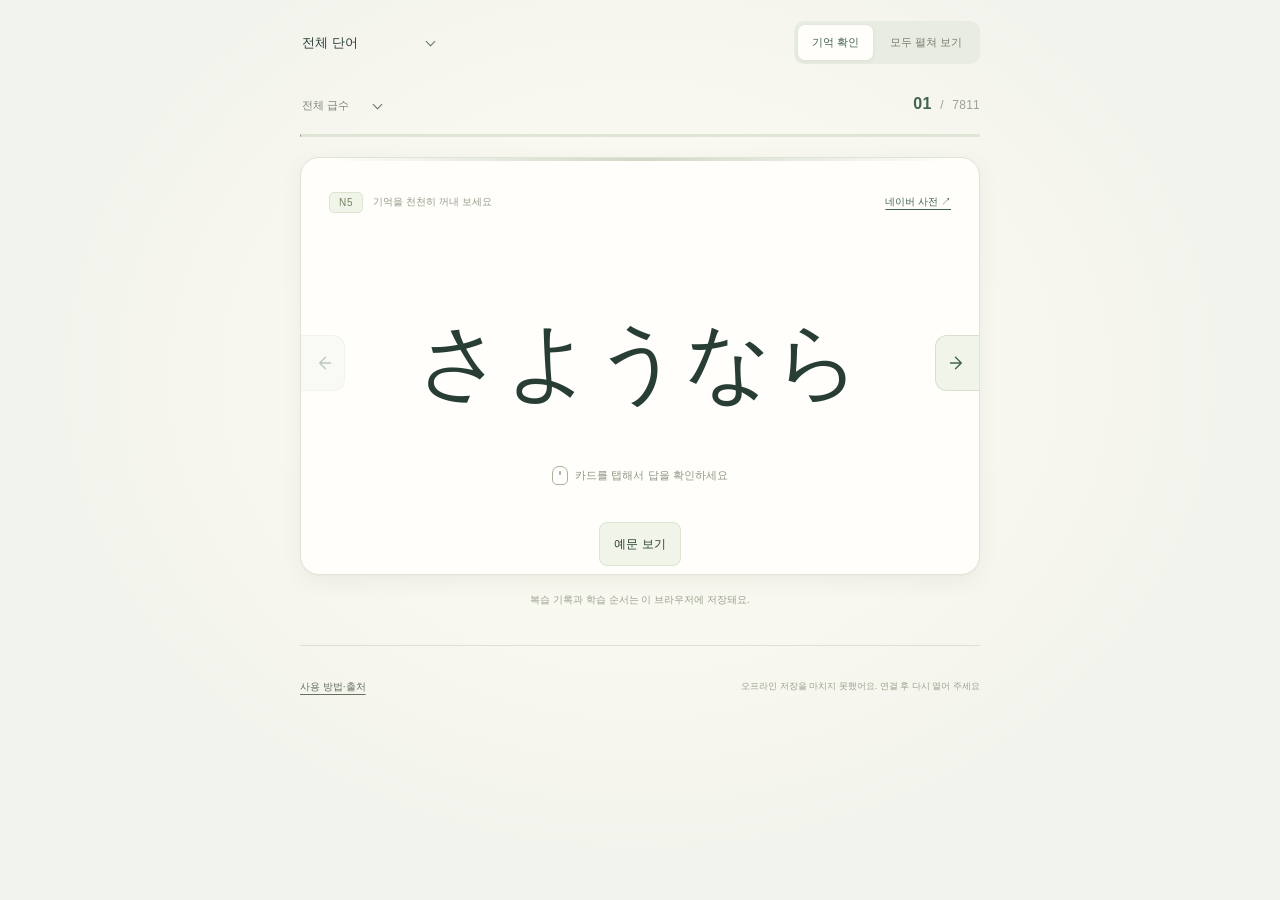
<file: index.html>
<!doctype html>
<html lang="ko">
  <head>
    <meta charset="UTF-8">
    <meta name="viewport" content="width=device-width, initial-scale=1, viewport-fit=cover">
    <meta name="theme-color" content="#f3f3ed">
    <meta name="description" content="한 번 알았던 일본어 단어를 다시 떠올리는 나만의 단어장.">
    <meta name="apple-mobile-web-app-capable" content="yes">
    <meta name="apple-mobile-web-app-status-bar-style" content="default">
    <title>ことば — 나의 일본어 단어장</title>
    <link rel="icon" href="./icon.svg" type="image/svg+xml">
    <link rel="apple-touch-icon" href="./icon-192.png">
    <link rel="manifest" href="./manifest.webmanifest">
    <link rel="stylesheet" href="./src/style.css">
    <script type="module" src="./src/app.js"></script>
  </head>
  <body>
    <svg class="svg-definitions" xmlns="http://www.w3.org/2000/svg" aria-hidden="true">
      <symbol id="i-book" viewBox="0 0 24 24"><path d="M12 5.5C9.2 3.8 5.5 3.5 2.5 4.5v14c3-1 6.7-.7 9.5 1 2.8-1.7 6.5-2 9.5-1v-14c-3-1-6.7-.7-9.5 1Zm0 0v14"/></symbol>
      <symbol id="i-arrow" viewBox="0 0 24 24"><path d="m9 5 7 7-7 7M3 12h13"/></symbol>
      <symbol id="i-check" viewBox="0 0 24 24"><path d="m5 12 4 4L19 6"/></symbol>
      <symbol id="i-translate" viewBox="0 0 24 24"><path d="M3 5h13M9 3v2M6 5c0 5 4 9 8 11M14 5c0 5-4 9-10 12m9 4 4-10 4 10m-6-4h4"/></symbol>
      <symbol id="i-close" viewBox="0 0 24 24"><path d="m6 6 12 12M6 18 18 6"/></symbol>
      <symbol id="i-spark" viewBox="0 0 24 24"><path d="m12 3 2.5 6.5L21 12l-6.5 2.5L12 21l-2.5-6.5L3 12l6.5-2.5Z"/></symbol>
    </svg>

    <main class="app-main">
      <p id="load-message" class="load-message" role="status">단어장을 펼치고 있어요…</p>
      <noscript><p>카드 복습을 사용하려면 브라우저에서 JavaScript를 켜 주세요.</p></noscript>

      <section id="review-app" aria-label="단어 복습" hidden>
        <div class="toolbar">
          <div class="filter-wrap">
            <label class="sr-only" for="filter">복습할 단어</label>
            <select id="filter">
              <option value="all">전체 단어</option>
              <option value="marked">표시한 단어</option>
              <option value="meaning">뜻이 헷갈린 단어</option>
              <option value="reading">읽기가 헷갈린 단어</option>
              <option value="unknown">모르는 단어</option>
            </select>
          </div>
          <div class="mode-switch" role="group" aria-label="카드 보기 방식">
            <button id="mode-recall" type="button" aria-pressed="true">기억 확인</button>
            <button id="mode-browse" type="button" aria-pressed="false">모두 펼쳐 보기</button>
          </div>
        </div>

        <div class="progress-row">
          <div class="filter-wrap level-filter-wrap">
            <label class="sr-only" for="level">복습할 급수</label>
            <select id="level">
              <option value="all">전체 급수</option>
              <option value="N1">N1</option>
              <option value="N2">N2</option>
              <option value="N3">N3</option>
              <option value="N4">N4</option>
              <option value="N5">N5</option>
            </select>
          </div>
          <span id="deck-label" class="sr-only">나의 일본어 단어장</span>
          <span class="counter"><strong id="position">01</strong><span> / </span><span id="total">—</span></span>
        </div>
        <progress id="progress" max="1" value="0" aria-label="현재 카드 위치"></progress>

        <article class="word-card" id="word-card">
          <div class="card-topline"><span class="level-tag" id="level-tag">—</span><span id="card-prompt">기억을 천천히 꺼내 보세요</span><a class="dictionary-link" id="dictionary-link" target="_blank" rel="noopener noreferrer">네이버 사전 ↗</a></div>
          <div class="card-face">
            <div role="button" tabindex="0" class="reveal-surface" id="reveal" aria-expanded="false" aria-label="읽는 법과 뜻 보기">
              <span class="reading answer" id="reading" lang="ja" aria-hidden="true"></span>
              <span class="word" id="word" lang="ja"></span>
              <span class="meanings answer" id="meanings" aria-hidden="true" hidden></span>
            </div>
            <nav class="card-navigation" aria-label="카드 이동" id="navigation">
              <button type="button" class="card-side-button card-previous" id="previous" aria-label="이전 단어" title="이전 단어"><svg aria-hidden="true"><use href="#i-arrow"/></svg></button>
              <button type="button" class="card-side-button card-next" id="next" aria-label="다음 단어" title="다음 단어"><span class="sr-only">다음 단어</span><svg aria-hidden="true"><use href="#i-arrow"/></svg></button>
            </nav>
          </div>
          <div class="card-action-area">
            <p id="reveal-hint" class="reveal-hint"><span class="tap-dot" aria-hidden="true"></span> 카드를 탭해서 답을 확인하세요</p>
            <div id="flags" class="flags" aria-label="복습 표시" hidden>
              <button type="button" id="flag-meaning" class="flag-button" aria-pressed="false"><svg><use href="#i-check"/></svg><span>뜻이 헷갈림</span></button>
              <button type="button" id="flag-reading" class="flag-button" aria-pressed="false"><svg><use href="#i-check"/></svg><span>읽기가 헷갈림</span></button>
              <button type="button" id="flag-unknown" class="flag-button" aria-pressed="false"><svg><use href="#i-check"/></svg><span>모르겠음</span></button>
            </div>
          </div>
          <section class="examples-section" id="examples-section" aria-label="단어 예문" hidden>
            <button type="button" class="examples-toggle" id="examples-toggle" aria-expanded="false" aria-controls="examples-list">예문 보기</button>
            <ol class="examples-list" id="examples-list" hidden></ol>
          </section>
        </article>

        <section class="message-card" id="empty-state" hidden aria-labelledby="empty-title">
          <span class="message-icon"><svg><use href="#i-book"/></svg></span>
          <h2 id="empty-title" tabindex="-1">해당하는 단어가 없어요</h2>
          <p>헷갈리는 부분이나 모르는 단어를 표시하면<br>여기서 모아 볼 수 있어요.</p>
          <button type="button" class="primary-button" id="empty-all">전체 단어 보기 <svg><use href="#i-arrow"/></svg></button>
        </section>

        <section class="message-card" id="complete-state" hidden aria-labelledby="complete-title">
          <span class="message-icon"><svg><use href="#i-spark"/></svg></span>
          <p class="eyebrow">작은 복습 하나를 마쳤어요</p>
          <h2 id="complete-title" tabindex="-1">한 바퀴 살펴봤어요.</h2>
          <p id="complete-detail"></p>
          <button type="button" class="primary-button" id="review-marked">표시한 단어 복습 <svg><use href="#i-arrow"/></svg></button>
          <button type="button" class="text-button" id="restart">처음부터 다시 보기</button>
        </section>

        <p class="save-note" id="save-note">복습 기록과 학습 순서는 이 브라우저에 저장돼요.</p>
      </section>

      <footer class="app-footer"><button type="button" class="footer-about" id="about-button">사용 방법·출처</button><span class="offline-status" id="offline-status" role="status">오프라인 준비 확인 중</span></footer>
    </main>

    <dialog id="about-dialog" aria-labelledby="about-title">
      <div class="dialog-heading"><span class="eyebrow">나의 단어장</span><button class="icon-button" id="close-about" aria-label="정보 닫기"><svg><use href="#i-close"/></svg></button></div>
      <h2 id="about-title">반가워요, 다시 만난 단어.</h2>
      <p id="dataset-info"></p>
      <p>카드 위의 급수 메뉴에서 전체 급수 또는 N1~N5 중 하나를 고를 수 있어요. 급수와 헷갈림·모르겠음 필터를 함께 적용하며, 카드 왼쪽 위에는 현재 단어의 급수가 표시돼요.</p>
      <p>전체 단어는 한 바퀴를 시작할 때 자동으로 섞여요. 앱을 닫거나 다른 급수·표시 필터를 보다가 돌아와도 같은 순서와 위치로 이어져요. 한 바퀴를 마친 뒤 ‘새 순서로 한 바퀴 더’를 누르면 다시 섞어요. 표시한 단어를 모아 볼 때는 원본 목록 순서로 보여요.</p>
      <p>단어를 떠올린 뒤 카드를 탭해 답을 확인하세요. 뜻과 읽기의 헷갈림은 따로 표시할 수 있어요. 단어 자체가 낯설고 뜻과 읽는 법이 모두 기억나지 않으면 ‘모르겠음’을 표시하세요. 표시 없이 넘긴 단어를 외운 단어로 처리하지 않아요.</p>
      <p>카드 양옆의 화살표로 이전·다음 단어로 이동해요. 마지막 단어의 오른쪽 화살표는 복습을 마쳐요. 키보드에서는 좌우 방향키로 이동하고 Space로 답을 확인할 수 있어요.</p>
      <p>‘예문 보기’를 누르면 답을 공개하지 않고 일본어 예문을 볼 수 있어요. 답을 공개하거나 ‘모두 펼쳐 보기’를 선택하면 예문과 원본 영어 번역도 함께 보여요. 예문이 없는 단어에는 버튼이 표시되지 않아요.</p>
      <p>예문도 길게 눌러 선택·복사할 수 있어요. 예문 오른쪽 번역 아이콘을 누르면 일본어 문장이 입력된 파파고를 새 탭에서 열어요. 파파고 번역에는 인터넷 연결이 필요해요.</p>
      <p>단어를 길게 누르면 선택해서 복사할 수 있어요. 카드 위의 ‘네이버 사전’을 누르면 현재 단어를 새 탭에서 검색해요. 사전 검색에는 인터넷 연결이 필요해요.</p>
      <h3>iPhone에서 사용하기</h3>
      <p>HTTPS 주소로 접속한 뒤 Safari의 공유 메뉴에서 ‘홈 화면에 추가’를 선택하세요. ‘오프라인 사용 준비 완료’가 표시되면 저장된 단어로 인터넷 없이 복습할 수 있어요.</p>
      <p>복습 기록은 현재 브라우저에 저장돼요. 사이트 데이터를 삭제하면 기록도 지워지며, 다른 기기로 자동 동기화되지는 않아요.</p>
      <h3>단어 데이터 출처</h3>
      <p>OpenJLPT · JMdict / KANJIDIC2 (EDRDG) · Jonathan Waller · Tatoeba. 한국어 뜻은 핵심 의미를 확인해 별도로 작성했어요. JLPT 급수는 학습용 비공식 분류예요.</p>
      <div class="source-links"><a href="./data/NOTICE.md" target="_blank" rel="noopener">출처 고지</a><a href="./data/LICENSE" target="_blank" rel="noopener">CC BY-SA 4.0</a></div>
    </dialog>
    <p class="sr-only" aria-live="polite" id="announcement"></p>
  </body>
</html>
</file>
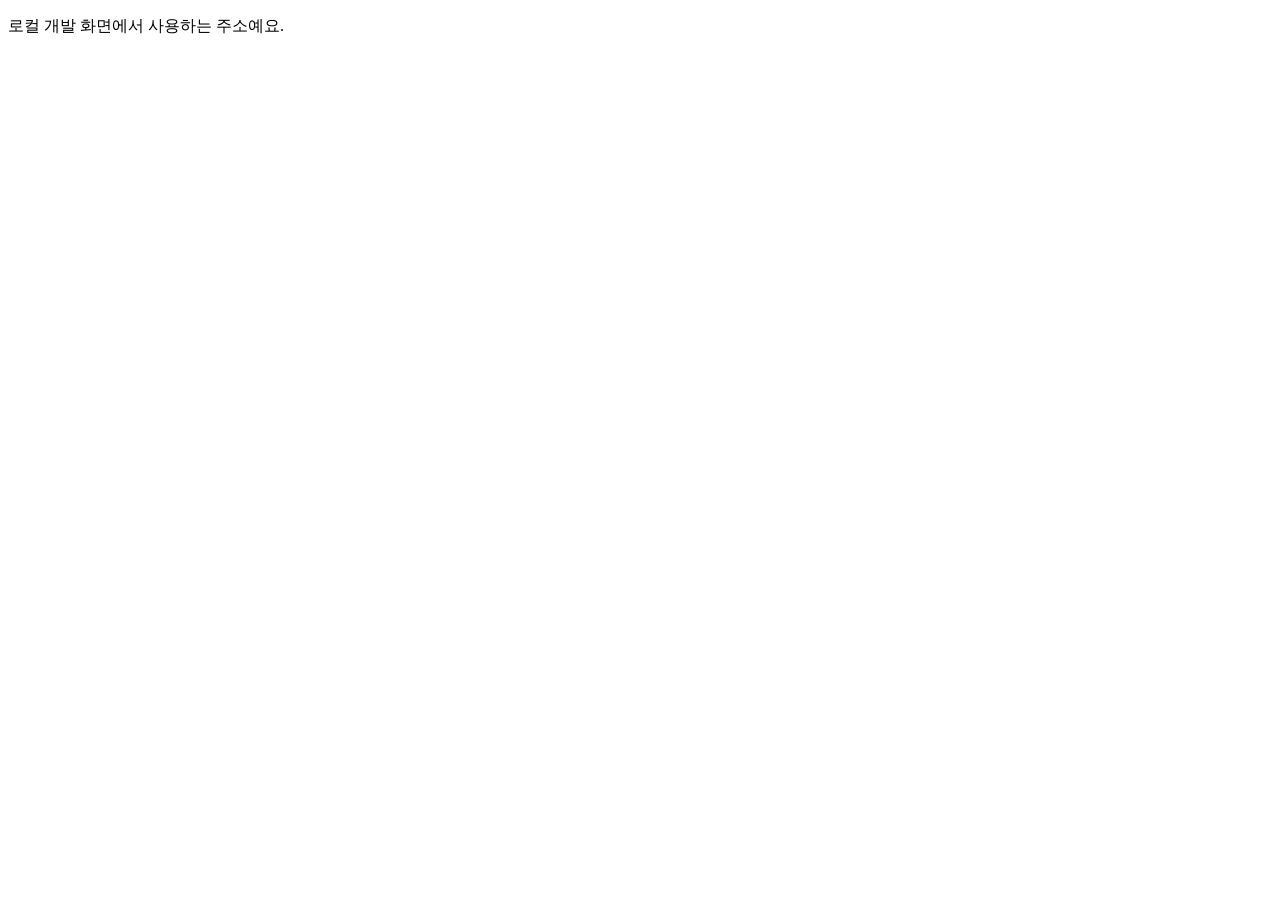
<file: refresh.html>
<!doctype html>
<html lang="ko">
  <meta charset="utf-8">
  <meta name="viewport" content="width=device-width, initial-scale=1">
  <title>최신 단어장 열기</title>
  <p id="status" role="status">복습 기록을 유지하면서 최신 화면을 열고 있어요…</p>
  <script>
    (async () => {
      const status = document.getElementById('status');
      const home = new URL('./', location.href);
      if (!['localhost', '127.0.0.1', '[::1]'].includes(home.hostname)) {
        status.textContent = '로컬 개발 화면에서 사용하는 주소예요.';
        return;
      }
      try {
        const workerUrl = new URL('sw.js', home).href;
        const registrations = await navigator.serviceWorker?.getRegistrations() ?? [];
        for (const registration of registrations) {
          const ownWorker = [registration.active, registration.waiting, registration.installing]
            .some(worker => worker?.scriptURL === workerUrl);
          if (registration.scope === home.href && ownWorker) await registration.unregister();
        }
        const prefix = 'jlpt-wordbook-app-' + encodeURIComponent(home.pathname) + '-';
        if ('caches' in window) {
          for (const name of await caches.keys()) {
            if (name.startsWith(prefix)) await caches.delete(name);
          }
        }
        location.replace(new URL('?dev=1', home).href);
      } catch {
        status.textContent = '화면 갱신을 마치지 못했어요. 단어장 탭을 닫고 이 주소를 다시 열어 주세요.';
      }
    })();
  </script>
</html>
</file>
<file: src/style.css>
@charset "UTF-8";
:root {
  color-scheme: light;
  --paper: #f3f3ed;
  --card: #fffefa;
  --ink: #283e35;
  --muted: #647360;
  --green: #41624f;
  --line: #dce1d6;
  font-family: -apple-system, BlinkMacSystemFont, "Apple SD Gothic Neo", "Malgun Gothic", sans-serif;
  color: var(--ink);
  background: var(--paper);
  font-synthesis: none;
  -webkit-text-size-adjust: 100%;
}
* { box-sizing: border-box; }
[hidden] { display: none !important; }
body { margin: 0; min-width: 320px; min-height: 100svh; background: radial-gradient(ellipse at 50% 42%, #fffdf4 0, transparent 66%); }
button, select { font: inherit; color: inherit; }
button, a, select { -webkit-tap-highlight-color: transparent; touch-action: manipulation; }
button { cursor: pointer; }
button:disabled { cursor: default; opacity: .35; }
button, select { min-height: 44px; }
button:focus-visible, a:focus-visible, select:focus-visible, [role="button"]:focus-visible { outline: 3px solid #82a48b; outline-offset: 4px; }
a { color: var(--green); text-underline-offset: 4px; }
svg { width: 22px; height: 22px; fill: none; stroke: currentColor; stroke-width: 1.6; stroke-linecap: round; stroke-linejoin: round; flex-shrink: 0; }
.svg-definitions { position: absolute; width: 0; height: 0; overflow: hidden; }
.icon-button { border: 1px solid transparent; border-radius: 50%; width: 44px; height: 44px; display: grid; place-items: center; background: transparent; color: #788475; }
.icon-button:hover { background: #e6eadf; color: var(--green); }
.app-main { width: min(100% - 48px, 680px); margin: 0 auto; padding: max(20px, env(safe-area-inset-top)) 0 max(22px, env(safe-area-inset-bottom)); }
.eyebrow { font-size: 11px; letter-spacing: .11em; color: #7a846f; display: inline-flex; align-items: center; gap: 7px; }
.toolbar { display: flex; justify-content: space-between; align-items: center; gap: 12px; margin-bottom: 23px; }
.filter-wrap { position: relative; max-width: 45%; }
.filter-wrap::after { content: ''; pointer-events: none; position: absolute; right: 9px; top: 18px; width: 6px; height: 6px; border-right: 1.5px solid; border-bottom: 1.5px solid; transform: rotate(45deg); color: var(--muted); }
select { appearance: none; background: transparent; padding: 0 29px 0 2px; border: 0; border-radius: 5px; width: 100%; font-size: 13px; font-weight: 550; text-overflow: ellipsis; cursor: pointer; }
.mode-switch { display: flex; padding: 4px; background: #e8ece2; border-radius: 10px; gap: 3px; }
.mode-switch button { min-height: 35px; padding: 0 14px; border: 0; background: transparent; border-radius: 7px; font-size: 11px; color: #788171; white-space: nowrap; transition: background .18s, color .18s; }
.mode-switch button[aria-pressed="true"] { background: var(--card); color: var(--green); box-shadow: 0 1px 4px #243d2410; font-weight: 600; }
.progress-row { display: flex; justify-content: space-between; align-items: baseline; color: #7c8478; font-size: 11px; letter-spacing: .015em; margin-bottom: 11px; }
.level-filter-wrap { min-width: 90px; }
.level-filter-wrap select { min-height: 36px; font-size: 11px; }
.level-filter-wrap::after { top: 14px; }
.counter { font-variant-numeric: tabular-nums; letter-spacing: .02em; color: #9ca391; font-size: 12px; }
.counter strong { color: var(--green); font-size: 16px; font-weight: 550; }
.counter > span:first-of-type { margin: 0 5px; }
progress { display: block; appearance: none; width: 100%; height: 3px; border: 0; border-radius: 3px; overflow: hidden; background: #dfe4d7; color: #829775; margin-bottom: 20px; }
progress::-webkit-progress-bar { background: #dfe4d7; }
progress::-webkit-progress-value { background: #829775; border-radius: 3px; transition: width .25s; }
progress::-moz-progress-bar { background: #829775; }
.word-card { --card-inset: 28px; --reveal-top: 38px; --reading-height: 32px; --word-height: 137px; position: relative; background: var(--card); border: 1px solid #e0e4d8; border-radius: 19px; box-shadow: 0 7px 22px #2c3d2910, 0 1px 2px #2c3d2905; padding: 22px var(--card-inset) 0; overflow: hidden; }
.word-card::before { content: ''; height: 3px; position: absolute; top: 0; left: 28px; right: 28px; background: linear-gradient(90deg, transparent, #96a78570, transparent); }
.card-topline { display: flex; align-items: center; gap: 10px; min-height: 25px; font-size: 10px; color: #949b89; }
.level-tag { border: 1px solid #dce5d2; color: #71835e; background: #f1f5e9; font-size: 10px; padding: 4px 9px; border-radius: 5px; letter-spacing: .08em; }
.dictionary-link { margin-left: auto; flex-shrink: 0; display: inline-flex; align-items: center; min-height: 44px; font-size: 10px; white-space: nowrap; }
.card-face { position: relative; }
.reveal-surface { display: flex; flex-direction: column; align-items: center; width: 100%; padding: var(--reveal-top) 0 12px; background: transparent; border: 0; border-radius: 10px; color: var(--ink); text-align: center; cursor: pointer; touch-action: manipulation; }
.reveal-surface[aria-disabled="true"] { cursor: default; }
.reading { display: block; width: 100%; height: var(--reading-height); font-size: 18px; line-height: 1.5; letter-spacing: .12em; font-weight: 400; color: #647756; }
.word { display: flex; align-items: center; justify-content: center; width: 100%; height: var(--word-height); padding-inline: 32px; font-family: "Hiragino Mincho ProN", "Yu Mincho", "Noto Serif CJK JP", serif; font-weight: 500; font-size: clamp(24px, calc((70vw - 64px) / var(--word-length, 3)), 85px); letter-spacing: .025em; white-space: nowrap; }
.word-long { font-size: clamp(23px, 4.8vw, 48px); letter-spacing: 0; white-space: normal; overflow-wrap: anywhere; line-height: 1.25; }
.word { -webkit-user-select: text; user-select: text; -webkit-touch-callout: default; cursor: text; }
.meanings { width: 100%; display: flex; justify-content: center; flex-wrap: wrap; align-content: center; align-items: center; gap: 4px 0; min-height: 80px; line-height: 1.75; font-size: 16px; font-weight: 400; color: #52624e; letter-spacing: -.035em; padding: 6px 0; }
.meanings span { max-width: 100%; word-break: keep-all; overflow-wrap: anywhere; }
.meanings span + span::before { content: '·'; color: #acb39f; margin: 0 10px; }
.answer { visibility: hidden; opacity: 0; }
.is-revealed .answer { visibility: visible; opacity: 1; transition: opacity .2s; }
.examples-section { padding-bottom: 8px; }
.examples-toggle { display: block; margin: 0 auto; padding: 0 14px; border: 1px solid #dce5d2; border-radius: 8px; background: #f1f5e9; font-size: 12px; }
.examples-toggle[aria-expanded="true"] { background: transparent; }
.examples-list { margin: 14px 0 4px; padding: 0; list-style: none; }
.examples-list li { padding: 14px 0; border-top: 1px solid #e6eadf; overflow-wrap: anywhere; }
.example-ja-row { display: grid; grid-template-columns: minmax(0, 1fr) 44px; align-items: start; gap: 8px; }
.example-ja { margin: 0; font-size: 16px; line-height: 1.85; }
.example-en { margin: 6px 0 0; color: var(--muted); font-size: 12px; line-height: 1.65; }
.example-ja, .example-en { -webkit-user-select: text; user-select: text; -webkit-touch-callout: default; cursor: text; }
.example-translate { display: inline-flex; align-items: center; justify-content: center; width: 44px; min-height: 44px; border-radius: 8px; color: var(--green); }
.example-translate svg { width: 19px; height: 19px; }
.example-translate:hover { background: #eaf0df; }
.card-action-area { height: 79px; display: grid; align-items: center; padding-bottom: 14px; }
.reveal-hint { display: flex; align-items: center; justify-content: center; gap: 7px; font-size: 11px; color: #8f9784; margin: 0; }
.tap-dot { width: 16px; height: 19px; border: 1px solid #a8b39a; border-radius: 7px 7px 5px 5px; position: relative; }
.tap-dot::after { content: ''; width: 2px; height: 4px; border-radius: 1px; background: #a8b39a; position: absolute; left: 6px; top: 4px; }
.flags { display: grid; grid-template-columns: repeat(3, minmax(0, 1fr)); gap: 10px; width: min(100%, 480px); margin: auto; }
.flag-button { display: flex; justify-content: center; align-items: center; gap: 5px; padding: 6px 5px; border: 1px solid #e0e5d8; border-radius: 9px; background: #fcfcf7; color: #78816f; font-size: 12px; min-height: 45px; transition: background .15s, border .15s; }
.flag-button span { min-width: 0; word-break: keep-all; line-height: 1.35; }
.flag-button svg { width: 15px; height: 15px; border: 1px solid #b9c2ad; border-radius: 4px; padding: 1px; stroke: transparent; }
.flag-button[aria-pressed="true"] { background: #eaf0df; border-color: #9bab84; color: #456334; font-weight: 600; }
.flag-button[aria-pressed="true"] svg { background: #6d8957; border-color: #6d8957; stroke: white; }
.flag-button:hover { border-color: #acba9b; }
.card-navigation { position: absolute; left: calc(-1 * var(--card-inset)); right: calc(-1 * var(--card-inset)); top: calc(var(--reveal-top) + var(--reading-height) + var(--word-height) / 2); transform: translateY(-50%); display: flex; justify-content: space-between; pointer-events: none; }
.card-side-button { display: grid; place-items: center; width: 44px; min-height: 56px; padding: 0; border: 1px solid #d8dfd0; background: #f1f5e9; color: var(--green); pointer-events: auto; }
.card-side-button:hover:not(:disabled) { background: #e6eddc; }
.card-side-button:focus-visible { outline-offset: -4px; }
.card-previous { border-left: 0; border-radius: 0 12px 12px 0; }
.card-next { border-right: 0; border-radius: 12px 0 0 12px; }
.card-previous svg { transform: rotate(180deg); }
.card-side-button svg { width: 20px; }
.primary-button { display: inline-flex; align-items: center; justify-content: center; gap: 18px; border: 1px solid var(--green); background: var(--green); color: #fffff7; min-height: 46px; padding: 0 23px; border-radius: 9px; font-size: 12px; box-shadow: 0 2px 4px #24382212; }
.primary-button:hover { background: #304f3c; }
.primary-button svg { width: 19px; }
.save-note { text-align: center; font-size: 10px; color: #99a18e; margin: 17px 0 0; line-height: 1.6; }
.app-footer { margin-top: 37px; padding-top: 19px; border-top: 1px solid var(--line); display: flex; justify-content: space-between; gap: 10px; align-items: center; font-size: 10px; color: #9aA28e; }
.footer-about { padding: 0; border: 0; background: transparent; font-size: inherit; color: var(--muted); text-decoration: underline; text-underline-offset: 4px; }
.offline-status { font-size: 9px; text-align: right; max-width: 56%; line-height: 1.5; }
.offline-status.is-ready::before { content: ''; width: 5px; height: 5px; background: #8da274; border-radius: 50%; display: inline-block; margin-right: 5px; }
.message-card { background: var(--card); border: 1px solid var(--line); border-radius: 19px; padding: 58px 25px; min-height: 421px; text-align: center; display: flex; align-items: center; flex-direction: column; justify-content: center; }
.message-icon { display: grid; place-items: center; height: 55px; width: 55px; border-radius: 50%; background: #edf1e5; color: #7f966b; margin-bottom: 17px; }
.message-icon svg { width: 28px; height: 28px; }
.message-card h2 { font-size: 23px; font-weight: 550; letter-spacing: -.045em; margin: 10px 0; }
.message-card p:not(.eyebrow) { color: var(--muted); font-size: 12px; line-height: 1.9; max-width: 370px; margin: 0 0 25px; word-break: keep-all; }
.text-button { border: 0; background: transparent; font-size: 11px; color: var(--muted); text-decoration: underline; text-underline-offset: 5px; margin-top: 9px; }
dialog { width: min(100% - 36px, 490px); max-height: calc(100svh - 48px); overflow-y: auto; background: var(--card); color: var(--ink); padding: 22px 29px 30px; border: 1px solid var(--line); border-radius: 18px; box-shadow: 0 15px 70px #1a30252c; }
dialog::backdrop { background: #1f30254f; backdrop-filter: blur(3px); }
.dialog-heading { display: flex; justify-content: space-between; align-items: center; }
dialog h2 { font-size: 22px; font-weight: 550; letter-spacing: -.04em; margin: 12px 0 20px; }
dialog h3 { font-size: 13px; margin: 25px 0 9px; }
dialog p { font-size: 12px; line-height: 1.9; color: #73806e; word-break: keep-all; }
.source-links { display: flex; gap: 18px; margin-top: 18px; font-size: 11px; }
.load-message { text-align: center; color: var(--muted); padding: 100px 10px; font-size: 13px; }
.sr-only { position: absolute; width: 1px; height: 1px; overflow: hidden; clip-path: inset(50%); white-space: nowrap; }
@media (max-width: 600px) {
  .app-main { width: calc(100% - 36px); padding-top: max(14px, env(safe-area-inset-top)); }
  .eyebrow { font-size: 10px; }
  .toolbar { gap: 7px; margin-bottom: 16px; }
  .mode-switch { padding: 3px; }
  .mode-switch button { padding: 0 10px; font-size: 10px; min-height: 36px; }
  select { font-size: 12px; }
  progress { margin-bottom: 16px; }
  .word-card { --card-inset: 17px; --reveal-top: 27px; --reading-height: 28px; --word-height: 118px; padding-top: 18px; border-radius: 15px; }
  .card-topline { font-size: 9px; gap: 7px; }
  .dictionary-link { font-size: 9px; }
  .reveal-surface { padding-bottom: 8px; }
  .reading { font-size: clamp(10px, calc(65vw / var(--reading-length, 10)), 16px); letter-spacing: .08em; }
  .meanings { font-size: 14px; min-height: 77px; }
  .meanings span + span::before { margin: 0 7px; }
  .card-action-area { height: 75px; padding-bottom: 12px; }
  .flags { gap: 8px; }
  .flag-button { font-size: 11px; }
  .example-ja { font-size: 14px; }
  .app-footer { margin-top: 25px; font-size: 9px; }
  .message-card { min-height: 391px; padding: 36px 20px; }
}
@media (prefers-reduced-motion: reduce) { *, *::before, *::after { transition: none !important; scroll-behavior: auto !important; } }
@media (max-width: 600px) and (max-height: 760px) {
  .app-main { padding-top: max(12px, env(safe-area-inset-top)); }
  .toolbar { margin-bottom: 12px; }
  .progress-row { margin-bottom: 8px; }
  progress { margin-bottom: 12px; }
  .word-card { --reveal-top: 13px; --reading-height: 25px; --word-height: 91px; padding-top: 14px; }
  .reveal-surface { padding-bottom: 4px; }
  .reading { font-size: clamp(10px, calc(65vw / var(--reading-length, 10)), 15px); }
  .word { font-size: clamp(24px, calc((65vw - 64px) / var(--word-length, 3)), 74px); }
  .word-long { font-size: clamp(22px, 4.8vw, 40px); }
  .meanings { min-height: 65px; font-size: 13px; }
  .card-action-area { height: 62px; padding-bottom: 8px; }
  .save-note { margin-top: 11px; }
  .app-footer { margin-top: 18px; padding-top: 14px; }
}
</file>
